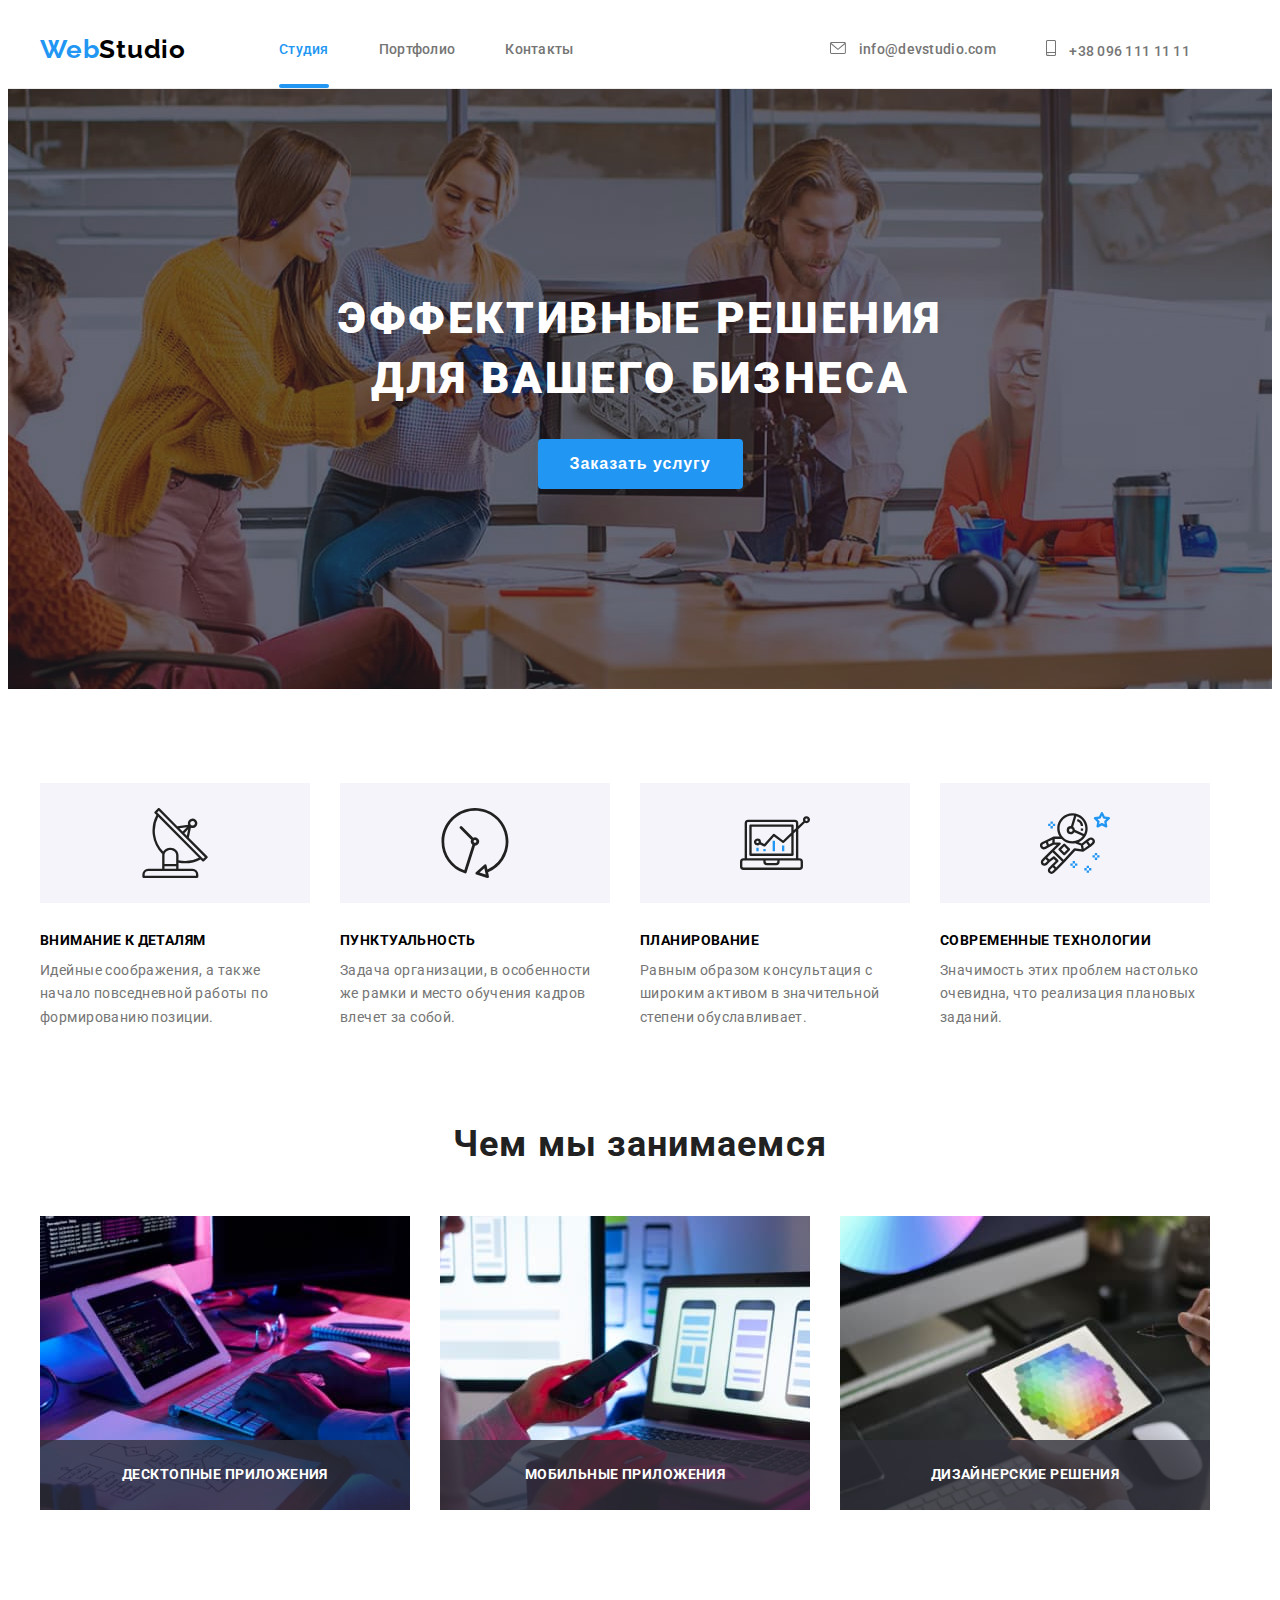
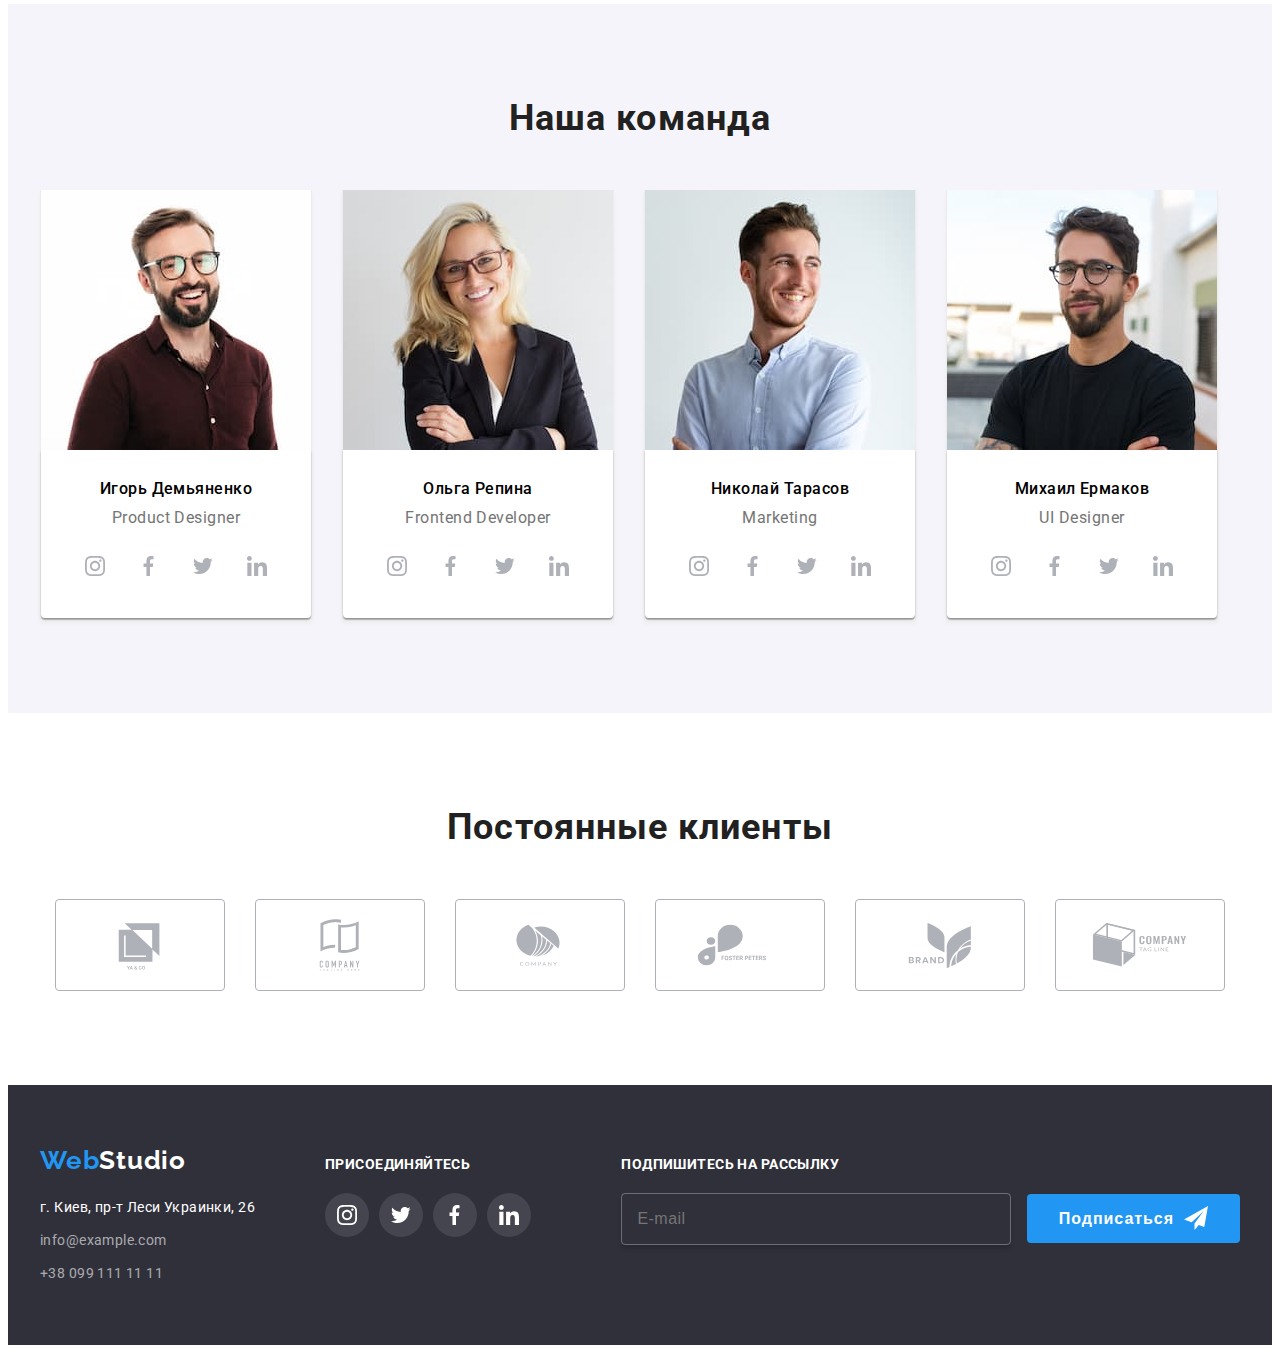
<file: index.html>
<!DOCTYPE html>
<html lang="ru">
  <head>
    <meta charset="UTF-8" />
    <meta http-equiv="X-UA-Compatible" content="IE=edge" />
    <meta name="viewport" content="width=device-width, initial-scale=1.0" />
    <link rel="preconnect" href="https://fonts.googleapis.com" />
    <link rel="preconnect" href="https://fonts.gstatic.com" crossorigin />
    <link
      href="https://fonts.googleapis.com/css2?family=Raleway:wght@700&family=Roboto:wght@400;500;700;900&display=swap"
      rel="stylesheet"
    />
    <link
      rel="stylesheet"
      href="https://cdnjs.cloudflare.com/ajax/libs/modern-normalize/1.1.0/modern-normalize.min.css"
      integrity="sha512-wpPYUAdjBVSE4KJnH1VR1HeZfpl1ub8YT/NKx4PuQ5NmX2tKuGu6U/JRp5y+Y8XG2tV+wKQpNHVUX03MfMFn9Q=="
      crossorigin="anonymous"
      referrerpolicy="no-referrer"
    />
    <link rel="stylesheet" href="./css/main.min.css" />
    <title>Document</title>
  </head>
  <body>
    <!--Заголовок-->
    <header class="header">
      <div class="container">
        <div class="header-container">
          <nav class="header_nav">
            <a class="logo" href="index.html"> <span class="logo-header">Web</span>Studio</a>
            <ul class="site-list">
              <li>
                <a class="site-list__link current" href="index.html"
                  ><span class="site-list__logo-color">Студия</span></a
                >
              </li>
              <li>
                <a class="site-list__link" href="portfolio.html">Портфолио</a>
              </li>
              <li><a class="site-list__link" href="">Контакты</a></li>
            </ul>
          </nav>
          <ul class="contact-list">
            <li class="contact-list__list">
              <a href="mailto:info@devstudio.com" class="site-list__link icons-header">
                <svg class="contact-list__icon" width="16" height="12">
                  <use href="./images/icons.svg#icon-envelope-hover"></use>
                </svg>
                info@devstudio.com</a
              >
            </li>
            <li class="contact-list__list">
              <a href="tel:+380961111111" class="site-list__link icons-header">
                <svg class="contact-list__icon" width="10" height="16">
                  <use href="./images/icons.svg#icon-smartphone"></use>
                </svg>
                +38 096 111 11 11</a
              >
            </li>
          </ul>
        </div>
      </div>
    </header>
    <main>
      <section class="hero main-container">
        <div class="container">
          <h1 class="hero-title">Эффективные решения для вашего бизнеса</h1>
          <button type="button" class="button__style" data-modal-open>Заказать услугу</button>
        </div>
      </section>
      <!-----Секция:Основной материал сайта-------->
      <section class="material-section">
        <div class="container">
          <h2 class="invisible">Основной материал</h2>
          <ul class="card-set list">
            <li class="material__item icon-antenna">
              <h3 class="material__title">Внимание к деталям</h3>
              <p class="material__text">
                Идейные соображения, а также начало повседневной работы по формированию позиции.
              </p>
            </li>
            <li class="material__item icon-clock">
              <h3 class="material__title">Пунктуальность</h3>
              <p class="material__text">
                Задача организации, в особенности же рамки и место обучения кадров влечет за собой.
              </p>
            </li>
            <li class="material__item icon-grafik">
              <h3 class="material__title">Планирование</h3>
              <p class="material__text">
                Равным образом консультация с широким активом в значительной степени обуславливает.
              </p>
            </li>
            <li class="material__item icon-cosmic">
              <h3 class="material__title">Современные технологии</h3>
              <p class="material__text">
                Значимость этих проблем настолько очевидна, что реализация плановых заданий.
              </p>
            </li>
          </ul>
        </div>
      </section>
      <!------------Секция:Чем мы занимаемся----------->
      <section class="work-section">
        <div class="container">
          <h2 class="section__title">Чем мы занимаемся</h2>
          <ul class="work-card list">
            <li class="work-card__item">
              <div class="work__wrap">
                <img src="images/img.jpg" alt="MacBook-work" width="370" height="294" />
                <p class="work__text">Десктопные приложения</p>
              </div>
            </li>
            <li class="work-card__item">
              <div class="work__wrap">
                <img src="./images/box2.jpg" alt="Mobile-app" width="370" height="294" />
                <p class="work__text">Мобильные приложения</p>
              </div>
            </li>
            <li class="work-card__item">
              <div class="work__wrap">
                <img src="./images/box3.jpg" alt="work-on-a-tablet" width="370" height="294" />
                <p class="work__text">Дизайнерские решения</p>
              </div>
            </li>
          </ul>
        </div>
      </section>
      <!--Секция:Наша команда-->
      <section class="team material-section">
        <div class="container">
          <h2 class="section__title">
            <span class="invisible-title">Наша команда</span>
          </h2>
          <ul class="team-set list">
            <li class="team__item">
              <img
                src="./images/IgorDemianenko.jpg"
                alt="Игорь Демьяненко"
                width="270"
                height="260"
              />
              <div class="team__img team__cards-shadow">
                <h3 class="team__title">Игорь Демьяненко</h3>
                <p class="team__profession">Product Designer</p>
                <ul class="social list">
                  <li class="social__item">
                    <a href="" class="social__link">
                      <svg class="social__icons" width="20" height="20">
                        <use href="./images/icons.svg#icon-instagram2"></use>
                      </svg>
                    </a>
                  </li>
                  <li class="social__item">
                    <a href="" class="social__link">
                      <svg class="social__icons" width="20" height="20">
                        <use href="images/icons.svg#icon-twiter"></use>
                      </svg>
                    </a>
                  </li>
                  <li class="social__item">
                    <a href="" class="social__link">
                      <svg class="social__icons" width="20" height="20">
                        <use href="images/icons.svg#icon-facebook"></use>
                      </svg>
                    </a>
                  </li>
                  <li class="social__item">
                    <a href="" class="social__link">
                      <svg class="social__icons" width="20" height="20">
                        <use href="images/icons.svg#icon-linkedin"></use>
                      </svg>
                    </a>
                  </li>
                </ul>
              </div>
            </li>
            <li class="team__item">
              <img src="./images/OlgaRepina.jpg" alt="Ольга Репина" width="270" height="260" />
              <div class="team__img team__cards-shadow">
                <h3 class="team__title">Ольга Репина</h3>
                <p class="team__profession">Frontend Developer</p>
                <ul class="social list">
                  <li class="social__item">
                    <a href="" class="social__link">
                      <svg class="social__icons" width="20" height="20">
                        <use href="./images/icons.svg#icon-instagram2"></use>
                      </svg>
                    </a>
                  </li>
                  <li class="social__item">
                    <a href="" class="social__link">
                      <svg class="social__icons" width="20" height="20">
                        <use href="images/icons.svg#icon-twiter"></use>
                      </svg>
                    </a>
                  </li>
                  <li class="social__item">
                    <a href="" class="social__link">
                      <svg class="social__icons" width="20" height="20">
                        <use href="images/icons.svg#icon-facebook"></use>
                      </svg>
                    </a>
                  </li>
                  <li class="social__item">
                    <a href="" class="social__link">
                      <svg class="social__icons" width="20" height="20">
                        <use href="images/icons.svg#icon-linkedin"></use>
                      </svg>
                    </a>
                  </li>
                </ul>
              </div>
            </li>
            <li class="team__item">
              <img
                src="./images/NicolaiTarasov.jpg"
                alt="Николай Тарасов"
                width="270"
                height="260"
              />
              <div class="team__img team__cards-shadow">
                <h3 class="team__title">Николай Тарасов</h3>
                <p class="team__profession">Marketing</p>
                <ul class="social list">
                  <li class="social__item">
                    <a href="" class="social__link">
                      <svg class="social__icons" width="20" height="20">
                        <use href="./images/icons.svg#icon-instagram2"></use>
                      </svg>
                    </a>
                  </li>
                  <li class="social__item">
                    <a href="" class="social__link">
                      <svg class="social__icons" width="20" height="20">
                        <use href="images/icons.svg#icon-twiter"></use>
                      </svg>
                    </a>
                  </li>
                  <li class="social__item">
                    <a href="" class="social__link">
                      <svg class="social__icons" width="20" height="20">
                        <use href="images/icons.svg#icon-facebook"></use>
                      </svg>
                    </a>
                  </li>
                  <li class="social__item">
                    <a href="" class="social__link">
                      <svg class="social__icons" width="20" height="20">
                        <use href="images/icons.svg#icon-linkedin"></use>
                      </svg>
                    </a>
                  </li>
                </ul>
              </div>
            </li>
            <li class="team__item">
              <img src="./images/Michael.jpg" alt="Михаил Ермаков" width="270" height="260" />
              <div class="team__img team__cards-shadow">
                <h3 class="team__title">Михаил Ермаков</h3>
                <p class="team__profession">UI Designer</p>
                <ul class="social list">
                  <li class="social__item">
                    <a href="" class="social__link">
                      <svg class="social__icons" width="20" height="20">
                        <use href="./images/icons.svg#icon-instagram2"></use>
                      </svg>
                    </a>
                  </li>
                  <li class="social__item">
                    <a href="" class="social__link">
                      <svg class="social__icons" width="20" height="20">
                        <use href="images/icons.svg#icon-twiter"></use>
                      </svg>
                    </a>
                  </li>
                  <li class="social__item">
                    <a href="" class="social__link">
                      <svg class="social__icons" width="20" height="20">
                        <use href="images/icons.svg#icon-facebook"></use>
                      </svg>
                    </a>
                  </li>
                  <li class="social__item">
                    <a href="" class="social__link">
                      <svg class="social__icons" width="20" height="20">
                        <use href="images/icons.svg#icon-linkedin"></use>
                      </svg>
                    </a>
                  </li>
                </ul>
              </div>
            </li>
          </ul>
        </div>
      </section>
      <!-------------- Наши клиенты ----------------->
      <section class="material-section">
        <div class="container">
          <h2 class="section__title">Постоянные клиенты</h2>
          <ul class="social list">
            <li class="client__item">
              <a class="client__link" href="">
                <svg class="client__icon" width="106" height="60">
                  <use href="./images/icons.svg#icon-yago"></use>
                </svg>
              </a>
            </li>
            <li class="client__item">
              <a class="client__link" href="">
                <svg class="client__icon" width="106" height="60">
                  <use href="./images/icons.svg#icon-tag_line_comp"></use>
                </svg>
              </a>
            </li>
            <li class="client__item">
              <a class="client__link" href="">
                <svg class="client__icon" width="106" height="60">
                  <use href="./images/icons.svg#icon-conpany"></use>
                </svg>
              </a>
            </li>
            <li class="client__item">
              <a class="client__link" href="">
                <svg class="client__icon" width="106" height="60">
                  <use href="./images/icons.svg#icon-foster-petters"></use>
                </svg>
              </a>
            </li>
            <li class="client__item">
              <a class="client__link" href="">
                <svg class="client__icon" width="106" height="60">
                  <use href="./images/icons.svg#icon-brand"></use>
                </svg>
              </a>
            </li>
            <li class="client__item">
              <a class="client__link" href="">
                <svg class="client__icon" width="106" height="60">
                  <use href="./images/icons.svg#icon-company-tag"></use>
                </svg>
              </a>
            </li>
          </ul>
        </div>
      </section>
    </main>
    <footer class="footer">
      <div class="container">
        <div class="footer-container">
          <div class="footer-menu-list">
            <a class="footer__studio" href="index.html">
              <span class="logo-header">Web</span>Studio</a
            >
            <address>
              <ul class="list">
                <li class="address-list__item addres__footer-margin">
                  <a
                    class="address-list__link"
                    href="https://www.google.com/maps/d/viewer?msa=0&mid=10uSM3H-mIU3GznYo2szRIEphczw&ll=50.42732223110121%2C30.538093590064918&z=17"
                    target="blanc"
                    rel="noopener noreferre"
                  >
                    г. Киев, пр-т Леси Украинки, 26</a
                  >
                </li>
                <li class="address-list__item">
                  <a
                    class="address-list__contacts"
                    href="mailto:info@example.com"
                    title="info@example.com"
                    >info@example.com</a
                  >
                </li>
                <li>
                  <a class="address-list__contacts" href="tel:+380991111111" title="+380991111111"
                    >+38 099 111 11 11</a
                  >
                </li>
              </ul>
            </address>
          </div>
          <div class="right-footer-container">
            <strong class="right-footer-title">ПРИСОЕДИНЯЙТЕСЬ</strong>
            <ul class="right-footer__list list">
              <li class="right-footer__item">
                <a href="" class="right-footer__link">
                  <svg class="right-footer__icons" width="20" height="20">
                    <use href="./images/icons.svg#icon-instagram2"></use>
                  </svg>
                </a>
              </li>
              <li class="right-footer__item">
                <a href="" class="right-footer__link">
                  <svg class="right-footer__icons" width="20" height="20">
                    <use href="./images/icons.svg#icon-facebook"></use>
                  </svg>
                </a>
              </li>
              <li class="right-footer__item">
                <a href="" class="right-footer__link">
                  <svg class="right-footer__icons" width="20" height="20">
                    <use href="./images/icons.svg#icon-twiter"></use>
                  </svg>
                </a>
              </li>
              <li class="right-footer__item">
                <a href="" class="right-footer__link">
                  <svg class="right-footer__icons" width="20" height="20">
                    <use href="./images/icons.svg#icon-linkedin"></use>
                  </svg>
                </a>
              </li>
            </ul>
          </div>
          <div class="footer-con-item">
            <strong class="right-footer-title">Подпишитесь на рассылку</strong>
            <form>
              <input class="footer__input" name="email-footer" type="email" placeholder="E-mail" />
              <button class="button__style btn-send" type="submit">
                Подписаться
                <svg class="icon-send-btn" width="24px" height="24px">
                  <use href="./images/modal.svg#icon-icon-send"></use>
                </svg>
              </button>
            </form>
          </div>
        </div>
      </div>
    </footer>
    <div class="backdrop is-hidden" data-modal>
      <div class="modal">
        <button type="button" class="modal__close" data-modal-close>
          <svg class="modal-close__icon" width="11px">
            <use href="./images/close.svg#icon-close"></use>
          </svg>
        </button>
        <p class="modal__title">Оставьте свои данные, мы вам перезвоним</p>
        <form class="form" action="#">
          <div class="form__field">
            <label class="form__label name-margin" for="user-name">Имя</label>
            <input type="text" class="form__input" name="user-name" required id="user-name" />
            <svg class="form__icon" width="12px" height="12px">
              <use href="./images/modal.svg#icon-man"></use>
            </svg>
          </div>
          <div class="form__field">
            <label class="form__label" for="user-fone">Телефон</label>
            <input type="text" class="form__input" name="user-fone" required id="user-fone" />
            <svg class="form__icon" width="13px" height="13px">
              <use href="./images/modal.svg#icon-fone"></use>
            </svg>
          </div>
          <div class="form__field">
            <label class="form__label" for="user-mail">Почта</label>
            <input type="text" class="form__input" name="user-mail" required id="user-mail" />
            <svg class="form__icon" width="15px" height="15px">
              <use href="./images/modal.svg#icon-convert"></use>
            </svg>
          </div>
          <div class="form__field">
            <label class="form__label" for="user-text">Комментарий</label>
            <textarea
              name="user-text"
              id="user-text"
              class="form__text"
              placeholder="Введите текст"
            ></textarea>
          </div>
          <div class="conditions">
            <label class="input__checkbox">
              <input class="checkbox" type="checkbox" name="check" />
              <span class="checkbox__icon"></span>
              Соглашаюсь с рассылкой и принимаю&#160;<a
                class="conditions__link"
                href=""
                target="_blank"
                rel="noopener noreferrer"
                >Условия договора</a
              >
            </label>
          </div>
          <button type="submit" class="form button__style">Отправить</button>
        </form>
      </div>
    </div>
    <script src="js/modal.js"></script>
  </body>
</html>
</file>
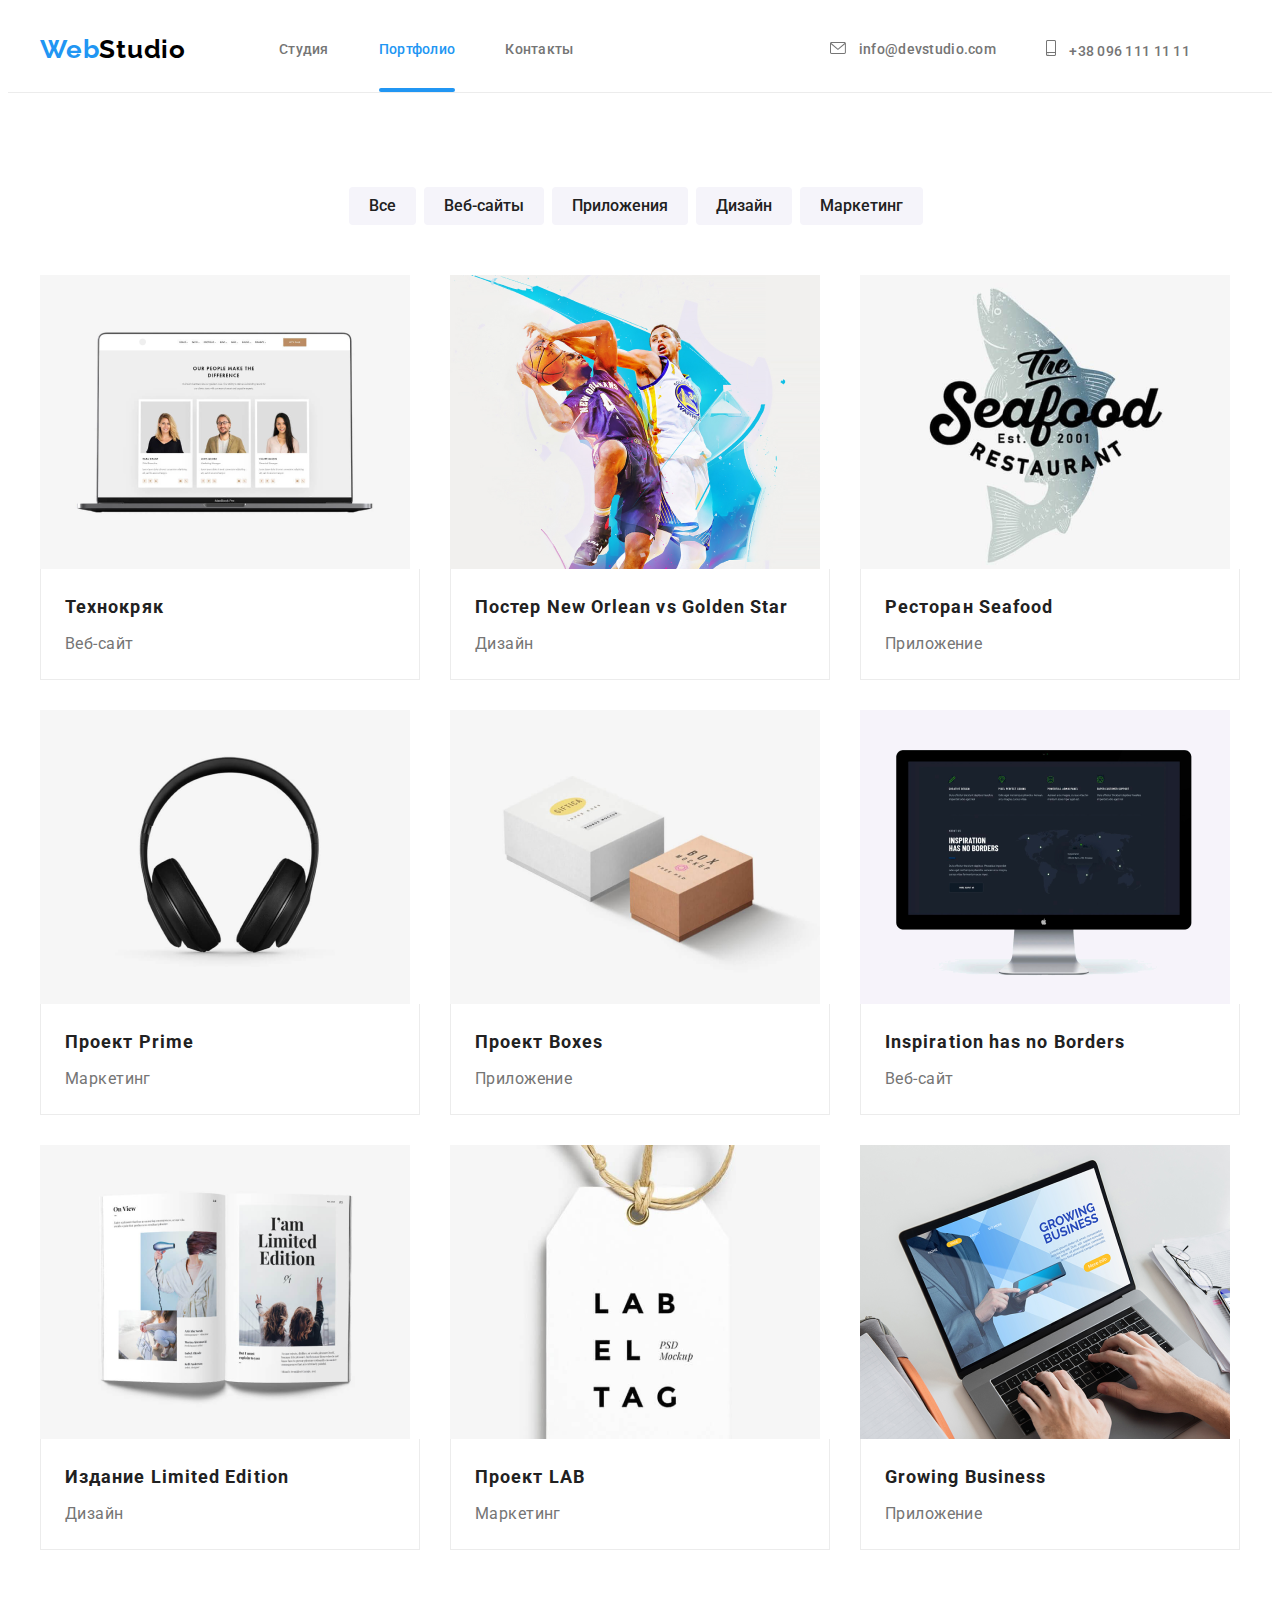
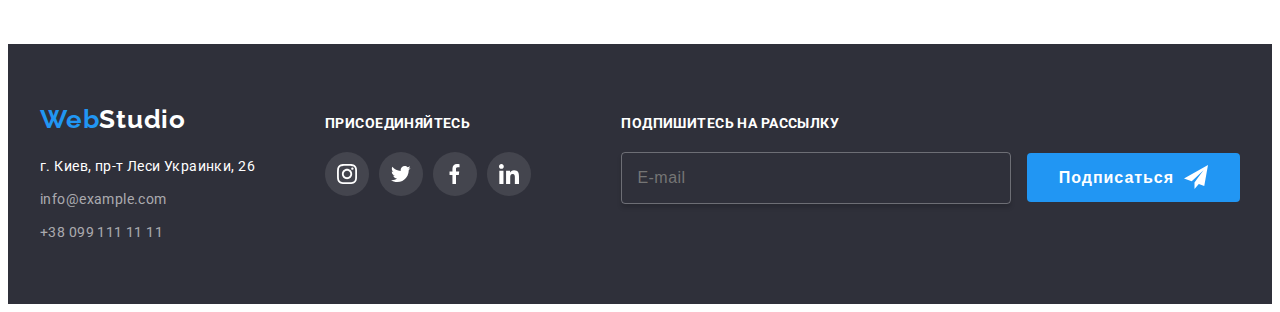
<file: portfolio.html>
<!DOCTYPE html>
<html lang="ru">
  <head>
    <meta charset="UTF-8" />
    <meta http-equiv="X-UA-Compatible" content="IE=edge" />
    <meta name="viewport" content="width=device-width, initial-scale=1.0" />
    <link rel="preconnect" href="https://fonts.googleapis.com" />
    <link rel="preconnect" href="https://fonts.gstatic.com" crossorigin />
    <link
      href="https://fonts.googleapis.com/css2?family=Raleway:wght@700&family=Roboto:wght@400;500;700;900&display=swap"
      rel="stylesheet"
    />
    <link
      rel="stylesheet"
      href="https://cdnjs.cloudflare.com/ajax/libs/modern-normalize/1.1.0/modern-normalize.min.css"
      integrity="sha512-wpPYUAdjBVSE4KJnH1VR1HeZfpl1ub8YT/NKx4PuQ5NmX2tKuGu6U/JRp5y+Y8XG2tV+wKQpNHVUX03MfMFn9Q=="
      crossorigin="anonymous"
      referrerpolicy="no-referrer"
    />
    <link rel="stylesheet" href="./css/main.min.css" />
    <title>Portfolio</title>
  </head>
  <body>
    <!----------------Шапка сайта----------------->
    <header class="border-header">
      <div class="container">
        <div class="header-container">
          <nav class="header_nav">
            <a class="logo" href="portfolio.html"> <span class="logo-header">Web</span>Studio</a>
            <ul class="site-list">
              <li><a class="site-list__link" href="index.html">Студия</a></li>
              <li>
                <a class="site-list__link current-portfolio" href="portfolio.html"
                  ><span class="portfolio-text-color">Портфолио</span></a
                >
              </li>
              <li><a class="site-list__link" href="">Контакты</a></li>
            </ul>
          </nav>
          <ul class="contact-list">
            <li>
              <a href="mailto:info@devstudio.com" class="site-list__link icons-header">
                <svg class="contact-list__icon" width="16" height="12">
                  <use href="./images/icons.svg#icon-envelope-hover"></use>
                </svg>
                info@devstudio.com</a
              >
            </li>
            <li>
              <a href="tel:+380961111111" class="site-list__link icons-header">
                <svg class="contact-list__icon" width="10" height="16">
                  <use href="./images/icons.svg#icon-smartphone"></use>
                </svg>
                +38 096 111 11 11</a
              >
            </li>
          </ul>
        </div>
      </div>
    </header>
    <!--------------Основная информация сайта---------------->
    <main>
      <section class="material-section">
        <div class="container">
          <h1 class="invisible">Основная информация сайта</h1>
          <ul class="filter-list">
            <li class="filter__item">
              <button class="filter__btn" type="button">Все</button>
            </li>
            <li class="filter__item">
              <button class="filter__btn" type="button">Веб-сайты</button>
            </li>
            <li class="filter__item">
              <button class="filter__btn" type="button">Приложения</button>
            </li>
            <li class="filter__item">
              <button class="filter__btn" type="button">Дизайн</button>
            </li>
            <li class="filter__item">
              <button class="filter__btn" type="button">Маркетинг</button>
            </li>
          </ul>

          <!---------------------Проекты сайта----------------------->
          <ul class="portfolio-list list">
            <li class="project__item">
              <a class="project__link" href="Teghnohriak" target="_blank" rel="noopener noreferrer">
                <div class="project__item-wrap">
                  <img src="./images/tehnohriak.png" alt="Teghohriak" width="370" />
                  <p class="project__img-text">
                    Технокряк это современная площадка распространения коронавируса. Компании
                    используют эту платформу для цифрового шпионажа и атак на защищённые сервера
                    конкурентов.
                  </p>
                </div>
                <div class="project-content-size">
                  <h2 class="project__title">Технокряк</h2>
                  <p class="project__text">Веб-сайт</p>
                </div>
              </a>
            </li>
            <li class="project__item">
              <a class="project__link" href="NewOrlean" target="_blank" rel="noopener noreferrer">
                <div class="project__item-wrap">
                  <img src="./images/posternevorlean.png" alt="NewOrlean" width="370" />
                  <p class="project__img-text">
                    Технокряк это современная площадка распространения коронавируса. Компании
                    используют эту платформу для цифрового шпионажа и атак на защищённые сервера
                    конкурентов.
                  </p>
                </div>
                <div class="project-content-size">
                  <h2 class="project__title">Постер New Orlean vs Golden Star</h2>
                  <p class="project__text">Дизайн</p>
                </div>
              </a>
            </li>
            <li class="project__item">
              <a class="project__link" href="SeaFood" target="_blank" rel="noopener noreferrer">
                <div class="project__item-wrap">
                  <img src="./images/seaafood.png" alt="SeaFood" width="370" />
                  <p class="project__img-text">
                    Технокряк это современная площадка распространения коронавируса. Компании
                    используют эту платформу для цифрового шпионажа и атак на защищённые сервера
                    конкурентов.
                  </p>
                </div>
                <div class="project-content-size">
                  <h2 class="project__title">Ресторан Seafood</h2>
                  <p class="project__text">Приложение</p>
                </div>
              </a>
            </li>
            <li class="project__item">
              <a
                class="project__link"
                href="ProjectPrime"
                target="_blank"
                rel="noopener noreferrer"
              >
                <div class="project__item-wrap">
                  <img src="./images/projectprimes.png" alt="ProjectPrime" width="370" />
                  <p class="project__img-text">
                    Технокряк это современная площадка распространения коронавируса. Компании
                    используют эту платформу для цифрового шпионажа и атак на защищённые сервера
                    конкурентов.
                  </p>
                </div>
                <div class="project-content-size">
                  <h2 class="project__title">Проект Prime</h2>
                  <p class="project__text">Маркетинг</p>
                </div>
              </a>
            </li>
            <li class="project__item">
              <a
                class="project__link"
                href="ProjectBoxes"
                target="_blank"
                rel="noopener noreferrer"
              >
                <div class="project__item-wrap">
                  <img src="./images/boxess.png" alt="ProjectBoxes" width="370" />
                  <p class="project__img-text">
                    Технокряк это современная площадка распространения коронавируса. Компании
                    используют эту платформу для цифрового шпионажа и атак на защищённые сервера
                    конкурентов.
                  </p>
                </div>
                <div class="project-content-size">
                  <h2 class="project__title">Проект Boxes</h2>
                  <p class="project__text">Приложение</p>
                </div>
              </a>
            </li>
            <li class="project__item">
              <a class="project__link" href="Ihbb" target="_blank" rel="noopener noreferrer">
                <div class="project__item-wrap">
                  <img src="./images/ihbb.png" alt="Ihbb" width="370" />
                  <p class="project__img-text">
                    Технокряк это современная площадка распространения коронавируса. Компании
                    используют эту платформу для цифрового шпионажа и атак на защищённые сервера
                    конкурентов.
                  </p>
                </div>
                <div class="project-content-size">
                  <h2 class="project__title">Inspiration has no Borders</h2>
                  <p class="project__text">Веб-сайт</p>
                </div>
              </a>
            </li>
            <li class="project__item">
              <a
                class="project__link"
                href="limitededitions"
                target="_blank"
                rel="noopener noreferrer"
              >
                <div class="project__item-wrap">
                  <img src="./images/limitededitions.png" alt="limitededitions" width="370" />
                  <p class="project__img-text">
                    Технокряк это современная площадка распространения коронавируса. Компании
                    используют эту платформу для цифрового шпионажа и атак на защищённые сервера
                    конкурентов.
                  </p>
                </div>
                <div class="project-content-size">
                  <h2 class="project__title">Издание Limited Edition</h2>
                  <p class="project__text">Дизайн</p>
                </div>
              </a>
            </li>
            <li class="project__item">
              <a class="project__link" href="projectLab" target="_blank" rel="noopener noreferrer">
                <div class="project__item-wrap">
                  <img src="./images/lab.png" alt="projectLab" width="370" />
                  <p class="project__img-text">
                    Технокряк это современная площадка распространения коронавируса. Компании
                    используют эту платформу для цифрового шпионажа и атак на защищённые сервера
                    конкурентов.
                  </p>
                </div>
                <div class="project-content-size">
                  <h2 class="project__title">Проект LAB</h2>
                  <p class="project__text">Маркетинг</p>
                </div>
              </a>
            </li>
            <li class="project__item">
              <a
                class="project__link"
                href="crowningbisines"
                target="_blank"
                rel="noopener noreferrer"
              >
                <div class="project__item-wrap">
                  <img src="./images/crowningbisines.png" alt="crowningbisines" width="370" />
                  <p class="project__img-text">
                    Технокряк это современная площадка распространения коронавируса. Компании
                    используют эту платформу для цифрового шпионажа и атак на защищённые сервера
                    конкурентов.
                  </p>
                </div>
                <div class="project-content-size">
                  <h2 class="project__title">Growing Business</h2>
                  <p class="project__text">Приложение</p>
                </div>
              </a>
            </li>
          </ul>
        </div>
      </section>
    </main>
    <!--------------------Инфа Футерa---------------->
    <footer class="footer">
      <div class="container">
        <div class="footer-container">
          <div class="footer-menu-list">
            <a class="footer__studio" href="index.html">
              <span class="logo-header">Web</span>Studio</a
            >
            <address>
              <ul class="list">
                <li class="address-list__item addres__footer-margin">
                  <a
                    class="address-list__link"
                    href="https://www.google.com/maps/d/viewer?msa=0&mid=10uSM3H-mIU3GznYo2szRIEphczw&ll=50.42732223110121%2C30.538093590064918&z=17"
                    target="blanc"
                    rel="noopener noreferre"
                  >
                    г. Киев, пр-т Леси Украинки, 26</a
                  >
                </li>
                <li class="address-list__item">
                  <a
                    class="address-list__contacts"
                    href="mailto:info@example.com"
                    title="info@example.com"
                    >info@example.com</a
                  >
                </li>
                <li>
                  <a class="address-list__contacts" href="tel:+380991111111" title="+380991111111"
                    >+38 099 111 11 11</a
                  >
                </li>
              </ul>
            </address>
          </div>
          <div class="right-footer-container">
            <strong class="right-footer-title">ПРИСОЕДИНЯЙТЕСЬ</strong>
            <ul class="right-footer__list list">
              <li class="right-footer__item">
                <a href="" class="right-footer__link">
                  <svg class="right-footer__icons" width="20" height="20">
                    <use href="./images/icons.svg#icon-instagram2"></use>
                  </svg>
                </a>
              </li>
              <li class="right-footer__item">
                <a href="" class="right-footer__link">
                  <svg class="right-footer__icons" width="20" height="20">
                    <use href="./images/icons.svg#icon-facebook"></use>
                  </svg>
                </a>
              </li>
              <li class="right-footer__item">
                <a href="" class="right-footer__link">
                  <svg class="right-footer__icons" width="20" height="20">
                    <use href="./images/icons.svg#icon-twiter"></use>
                  </svg>
                </a>
              </li>
              <li class="right-footer__item">
                <a href="" class="right-footer__link">
                  <svg class="right-footer__icons" width="20" height="20">
                    <use href="./images/icons.svg#icon-linkedin"></use>
                  </svg>
                </a>
              </li>
            </ul>
          </div>
          <div class="footer-con-item">
            <strong class="right-footer-title">Подпишитесь на рассылку</strong>
            <form>
              <input class="footer__input" name="email-footer" type="email" placeholder="E-mail" />
              <button class="button__style btn-send" type="submit">
                Подписаться
                <svg class="icon-send-btn" width="24px" height="24px">
                  <use href="./images/modal.svg#icon-icon-send"></use>
                </svg>
              </button>
            </form>
          </div>
        </div>
      </div>
    </footer>
  </body>
</html>
</file>
<file: css/main.min.css>
:root{--main-text-color: #757575;--main-batton-address-color: #ffffff;--accent-color: #2196f3;--portfolio-main-color: #212121;--webstudio-text-color: #000000;--background-text-button-color: #f5f4fa;--footer-main-background-color: #2f303a;--var-main-color: #e5e5e5}p,h1,h2,h3,h4{margin:0}ul{margin:0;padding-left:0}button{cursor:pointer}img{display:block}.img-occupation{display:flex;max-width:100%;height:auto}body{font-family:"Roboto", sans-serif;font-size:14px;font-weight:normal;letter-spacing:0.03em;background-color:var(--main-batton-address-color)}footer{background-color:var(--footer-main-background-color)}.list{list-style:none}.invisible{display:none}.checkbox{position:absolute;clip:rect(0 0 0 0);width:1px;height:1px;margin:-1px}.portfolio-list{display:flex;justify-content:center;flex-wrap:wrap}.project__item{width:calc((100% - 60px) / 3);margin-right:30px;margin-bottom:30px}.container{width:1200px;padding-left:15px;padding-right:15px;margin:0 auto}.logo{font-family:Raleway, sans-serif;font-size:26px;font-weight:700;line-height:1.19;letter-spacing:.03em;text-decoration:none;color:var(--webstudio-text-color);margin-top:24px;margin-bottom:25px;display:flex}.logo-header{color:var(--accent-color);text-decoration:none}.footer-menu{display:inline-block}.footer__studio{font-family:Raleway;font-size:26px;font-weight:700;line-height:1.17;letter-spacing:.03em;color:var(--main-batton-address-color);text-decoration:none;margin-bottom:20px}.footer-menu-list{display:block}.section__title{font-size:36px;font-weight:700;line-height:1.16;letter-spacing:.03em;text-align:center;color:var(--portfolio-main-color);margin-bottom:50px}.material-section{padding-top:94px;padding-bottom:94px}.button__style{display:inline-block;font-size:16px;font-weight:700;line-height:1.87;letter-spacing:.06em;background-color:var(--accent-color);border-radius:4px;cursor:pointer;color:var(--main-batton-address-color);text-align:center;border:none;padding-top:10px;padding-bottom:10px;padding-left:32px;padding-right:32px;transition-property:color, background-color;transition-duration:250ms;transition-timing-function:cubic-bezier(0.4, 0, 0.2, 1)}.button__style:hover,.button__style :focus{background-color:#188ce8}.social{display:flex;justify-content:center}.social__item+.social__item{margin-left:10px}.social__link{width:44px;height:44px;background-color:#ffffff;display:flex;border-radius:50%;justify-content:center;align-content:center;margin-top:16px;transition-property:color, background-color;transition-duration:250ms;transition-timing-function:cubic-bezier(0.4, 0, 0.2, 1)}.social__link:hover,.social__link :focus{background-color:#2196f3}.social__icons{fill:#afb1b8;content:'';background-repeat:no-repeat;margin-top:12px;cursor:pointer;transition-property:color, background-color;transition-duration:250ms;transition-timing-function:cubic-bezier(0.4, 0, 0.2, 1)}.social__link:hover .social__icons,.social__link:focus .social__icons{fill:#ffffff}.backdrop{background-color:rgba(0,0,0,0.2);position:fixed;top:0;width:100vw;height:100vh;transition:opacity 500ms, visibility 500ms}.is-hidden{opacity:0;pointer-events:none;visibility:hidden}.modal{position:absolute;padding:40px;top:50%;left:50%;background-color:var(--main-batton-address-color);box-shadow:0px 1px 3px rgba(0,0,0,0.12),0px 1px 1px rgba(0,0,0,0.14),0px 2px 1px rgba(0,0,0,0.2);border-radius:4px;transform:translate(-50%, -50%) scale(1)}.modal__close{position:absolute;top:8px;right:8px;padding:0;display:flex;justify-content:center;align-items:center;width:30px;height:30px;background-color:var(--main-batton-address-color);border:1px solid rgba(0,0,0,0.1);border-radius:50%}.modal-close__icon{transition:250ms cubic-bezier(0.4, 0, 0.2, 1)}.modal-close__icon:hover{color:var(--accent-color)}.modal__close:hover .modal-close__icon,.modal__close:focus .modal-close__icon{fill:currentColor}.modal__title{font-size:20px;font-weight:700;line-height:1.15;letter-spacing:.03;text-align:center;margin-bottom:12px;color:var(--portfolio-main-color)}.form .button__style{display:flex;margin-left:auto;margin-right:auto}.form__field{position:relative}.form__label{display:block;margin-bottom:4px;margin-top:10px;font-size:12px;line-height:1.16;letter-spacing:0.01em;color:var(--main-text-color)}.name-margin{margin-top:0px}.form__input{width:100%;height:40px;border:1px solid rgba(33,33,33,0.2);border-radius:4px;outline:none;padding:11px 12px 11px 42px;transition:250ms cubic-bezier(0.4, 0, 0.2, 1)}.form__input:hover+.form__icon,.form__input:focus+.form__icon{fill:var(--accent-color)}.form__text{display:block;padding:12px 16px;margin-bottom:20px;border:1px solid rgba(33,33,33,0.2);border-radius:4px;color:rgba(117,117,117,0.5);width:100%;height:120px;font-size:12px;line-height:1.16;letter-spacing:0.01em;resize:none;outline:none;transition:250ms cubic-bezier(0.4, 0, 0.2, 1)}.form__text::placeholder{color:rgba(117,117,117,0.5)}.form__input:hover,.form__text:hover,.form__input:focus,.form__text:focus{border-color:var(--accent-color)}.form__icon{display:inline-block;top:50%;left:12px;position:absolute;fill:var(--portfolio-main-color);transition:250ms cubic-bezier(0.4, 0, 0.2, 1)}.conditions{margin-bottom:30px}.conditions__link{color:var(--accent-color)}.input__checkbox{display:flex;align-items:center;justify-content:center}.checkbox__icon{display:inline-block;width:16px;height:15px;margin-right:8px;border:solid 2px #212121;border-radius:2px;transition:250ms cubic-bezier(0.4, 0, 0.2, 1);cursor:pointer}.checkbox:hover+.checkbox__icon,.checkbox:focus+.checkbox__icon{border:solid 2px #2196f3}.checkbox:checked+.checkbox__icon{border-color:var(--accent-color);background-color:var(--accent-color);background-image:url(../images/chek_form.svg);background-size:contain;background-origin:border-box}.footer-con-item:not(:last-child){margin-right:70px}.footer-con-item:last-child{margin-left:auto}.footer__input{height:50px;min-width:358px;padding:0 15px;margin-right:12px;outline:none;font-size:16px;line-height:1.25;letter-spacing:0.03em;color:var(--main-batton-address-color);background-color:inherit;border:1px solid rgba(255,255,255,0.3);transition:250ms cubic-bezier(0.4, 0, 0.2, 1);border-radius:4px;box-shadow:0px 4px 4px rgba(0,0,0,0.15)}.footer__input:hover,.footer__input :focus{border-color:var(--accent-color)}.btn-send{display:inline-flex;align-items:center}.icon-send-btn{margin-left:10px}.header-container{display:flex;align-items:center}.header_nav{display:flex;align-items:center}.header{height:80px;border-bottom-style:solid;border-bottom-color:#ececec;border-width:1px}.site-list__link{font-weight:500;line-height:16px;letter-spacing:0.02em;text-decoration:none;color:var(--portfolio-main-color);display:block;transition-property:color, background-color;transition-duration:250ms;transition-timing-function:cubic-bezier(0.4, 0, 0.2, 1)}.site-list__link:hover,.site-list__link :focus{color:var(--accent-color)}.portfolio-text-color{color:var(--accent-color)}.current{color:var(--accent-color);position:relative}.current::after{content:'';width:100%;height:4px;border-radius:2px;position:absolute;left:0;background-color:var(--accent-color);bottom:-30px}.current-portfolio{position:relative}.current-portfolio::after{content:'';width:100%;height:4px;border-radius:2px;position:absolute;left:0;background-color:var(--accent-color);bottom:-34px}.border-header{border-bottom:1px solid #ececec}.site-list{font-size:14px;font-weight:500;line-height:1.14;letter-spacing:.02em;color:#212121;text-decoration:none;display:flex;list-style:none;margin-left:93px;margin-bottom:32px;margin-top:32px}.site-list .site-list__link{margin-right:50px}.site-list .site-list__link :not(:last-child){margin-right:50px}.logo-header{color:var(--accent-color)}.site-list__logo-color{color:var(--accent-color)}.contact-list{list-style:none;display:flex;align-items:center;margin-top:32px;margin-bottom:32px;margin-left:auto}.contact-list .site-list__link{margin-right:50px}.contact-list .site-list__link :not(:last-child){margin-right:50px}.site-list__link{font-size:14px;font-weight:500;line-height:1.14;letter-spacing:.02em;text-decoration:none;color:var(--main-text-color);transition-property:color, background-color;transition-duration:250ms;transition-timing-function:cubic-bezier(0.4, 0, 0.2, 1)}.site-list__link:hover,.site-list__link :focus{fill:var(--accent-color);color:var(--accent-color)}.contact-list__icon{margin-right:10px;align-items:center}.contact-list__list{display:flex;align-items:center}.icons-header{fill:currentColor}.icon-malito{fill:solid #757575}.hero{background-color:var(--footer-main-background-color);background-image:linear-gradient(rgba(47,48,58,0.4), rgba(47,48,58,0.4)),url(../images/hero.img.jpg);background-repeat:no-repeat;background-position:center;background-size:cover;max-width:1600px;margin-right:auto;margin-left:auto}.hero-title{font-size:44px;font-weight:900;line-height:1.36;letter-spacing:.06em;text-align:center;text-transform:uppercase;color:var(--main-batton-address-color);width:696px;margin-right:auto;margin-left:auto;margin-bottom:30px;display:block}.main-container{text-align:center;padding-top:200px;padding-bottom:200px}.filter-list{display:flex;justify-content:center;margin-bottom:50px;list-style:none}.filter__item{display:list-item;margin-right:8px;list-style:none}.filter__btn{display:list-item;font-family:inherit;font-style:Medium;font-size:16px;font-weight:500;line-height:1.62;letter-spacing:.03;text-align:center;color:var(--portfolio-main-color);text-decoration:none;cursor:pointer;border:none;border-radius:4px;padding:6px 20px;background:var(--background-text-button-color);transition-property:color, background-color;transition-duration:250ms;transition-timing-function:cubic-bezier(0.4, 0, 0.2, 1)}.filter__btn:hover,.filter__btn :focus{background-color:#188ce8;color:var(--main-batton-address-color);cursor:pointer;box-shadow:0px 4px 4px rgba(0,0,0,0.25)}.filter__item .filter-list:last-child{margin-right:0px}.card-set{display:flex}.material__title{font-size:14px;font-weight:700;line-height:1.14;letter-spacing:.03em;text-transform:uppercase;color:var(--main-name-text-color);margin-bottom:10px;text-transform:uppercase;padding:0px}.material__text{line-height:1.71;font-style:Regular;color:var(--main-text-color);padding:0px;margin:0px}.material__item{width:270px}.material__item::before{display:block;height:120px;content:'';background-color:var(--background-text-button-color);background-repeat:no-repeat;background-position:center;margin-bottom:30px}.material__item:not(:last-of-type){margin-right:30px}.icon-antenna::before{background-image:url(../../images/antenna.svg)}.icon-clock::before{background-image:url(../../images/clock.svg)}.icon-grafik::before{background-image:url(../../images/diagram1.svg)}.icon-cosmic::before{background-image:url(../../images/astronaut.svg)}.work-card{display:flex;max-width:100%;height:auto;flex-wrap:nowrap}.work-section{padding-top:0px;padding-bottom:94px}.work-card__item{display:block;margin-right:30px}.work-card .work-card__item:last-child{margin-right:0px}.work__wrap{display:block;position:relative}.work__text{font-family:'Roboto';font-size:14px;font-weight:700;line-height:1.14;letter-spacing:.03em;text-align:center;text-transform:uppercase;position:absolute;left:0;bottom:0;background-color:rgba(47,48,58,0.8);color:var(--main-batton-address-color);padding:27px 0;width:100%;transition-property:color, background-color;transition-duration:250ms;transition-timing-function:cubic-bezier(0.4, 0, 0.2, 1)}.team{background-color:var(--background-text-button-color)}.team__img{padding-top:30px;padding-bottom:30px}.team__cards-shadow{box-shadow:0px 1px 3px rgba(0,0,0,0.12),0px 1px 1px rgba(0,0,0,0.14),0px 2px 1px rgba(0,0,0,0.2);border-radius:0px 0px 4px 4px}.team__item{display:block;margin-right:30px;border-left:1px solid #ececec;border-right:1px solid #ececec;border-bottom:1px solid #ececec;box-shadow:0 4px 4px 0 #ececec;background-color:#ffffff;height:428px}.team-set{display:flex}.team-set .team__item:last-of-type{margin-right:0px}.team__title{font-size:16px;font-weight:500;line-height:1.18;letter-spacing:.03em;text-align:center;color:var(--main-name-text-color);margin-bottom:10px}.team__profession{font-size:16px;font-weight:400;line-height:1.18;letter-spacing:.03em;text-align:center;color:var(--main-text-color)}.client__item{width:170px;height:92px;left:615px;top:2493px;border:1px solid #afb1b8;box-sizing:border-box;border-radius:4px;margin-right:30px;transition-property:color, background-color;transition-duration:250ms;transition-timing-function:cubic-bezier(0.4, 0, 0.2, 1)}.client__item:hover,.client__item:focus{border-color:var(--accent-color)}.client__item:last-child{margin-right:0px}.client__icon{transition-property:color, background-color;transition-duration:250ms;transition-timing-function:cubic-bezier(0.4, 0, 0.2, 1)}.client__item:hover .client__icon,.client__item:focus .client__icon{fill:var(--accent-color)}.client__link{width:106px;height:60px;display:flex;justify-content:center;align-content:center;margin:16px auto 16px auto;fill:#afb1b8}.project__title{font-size:18px;font-weight:700;line-height:2;letter-spacing:.06em;color:var(--portfolio-main-color);text-decoration:none;margin-bottom:4px}.project__item:nth-child(3n){margin-right:0px}.project__item:nth-last-child(-n+3){margin-bottom:0px}.project-content-size{padding-top:20px;padding-bottom:20px;padding-left:24px;padding-right:24px;border-bottom:1px solid #ececec;border-left:1px solid #ececec;border-right:1px solid #ececec;border-top-style:none}.project__item-wrap{position:relative;overflow:hidden}.project__img-text{position:absolute;height:100%;top:0;left:0;display:flex;align-items:center;padding:63px 24px;font-size:18px;line-height:1.55;color:var(--main-batton-address-color);background-color:rgba(33,150,243,0.9);transition-property:transform;transition-duration:250ms;transform:translateY(101%);transition-timing-function:cubic-bezier(0.4, 0, 0.2, 1)}.project__link:hover .project__img-text,.project__link:focus .project__img-text{transform:translateY(0)}.project__link{text-decoration:none;display:block;transition-property:color, background-color;transition-duration:250ms;transition-timing-function:cubic-bezier(0.4, 0, 0.2, 1)}.project__link:hover,.project__link :focus{box-shadow:0px 1px 1px rgba(0,0,0,0.12),0px 4px 4px rgba(0,0,0,0.06),1px 4px 6px rgba(0,0,0,0.16)}.project__text{font-size:16px;line-height:1.87;color:var(--main-text-color);text-decoration:none}.footer{padding-bottom:60px;padding-top:60px}.address-list__item:not(:last-child){margin-bottom:9px}.addres__footer-margin{margin-top:20px}.footer-li-addres-section{margin-bottom:9px}.address-list__contacts{font-style:normal;line-height:1.71;color:rgba(255,255,255,0.6);line-height:24px;text-decoration:none;transition-property:color, background-color;transition-duration:250ms;transition-timing-function:cubic-bezier(0.4, 0, 0.2, 1)}.address-list__contacts:hover,.address-list__contacts :focus{color:var(--accent-color)}.address-list__link{font-style:normal;text-decoration:none;line-height:24px;color:var(--main-batton-address-color);transition-property:color, background-color;transition-duration:250ms;transition-timing-function:cubic-bezier(0.4, 0, 0.2, 1)}.address-list__link:hover,.address-list__link :focus{color:var(--accent-color)}.footer-container{display:flex;align-items:baseline}.right-footer-container{margin-left:70px}.right-footer-title{font-family:'Roboto', sans-serif;font-size:14px;font-weight:700;line-height:1.14;letter-spacing:.03em;color:var(--main-batton-address-color);text-align:left;text-transform:uppercase;margin-bottom:20px;display:block}.right-footer__list{display:flex;justify-content:center;align-items:center}.right-footer__item{justify-content:baseline;margin-right:10px}.right-footer__link{width:44px;height:44px;background-color:#44454e;display:flex;border-radius:50%;justify-content:center;align-content:center;transition-property:color, background-color;transition-duration:250ms;transition-timing-function:cubic-bezier(0.4, 0, 0.2, 1)}.right-footer__link:hover,.right-footer__link :focus{background-color:var(--accent-color)}.right-footer__item:last-child{margin-right:0px}.right-footer__icons{fill:#ffffff;margin-top:12px;cursor:pointer}.footer-menu{display:block;padding-top:60px;padding-bottom:60px}.foter-addres-list{padding-top:20px}.footer-border{border-style:solid 1px #000000;box-shadow:0 4px 4px 0 #000000}
/*# sourceMappingURL=main.min.css.map */
</file>
